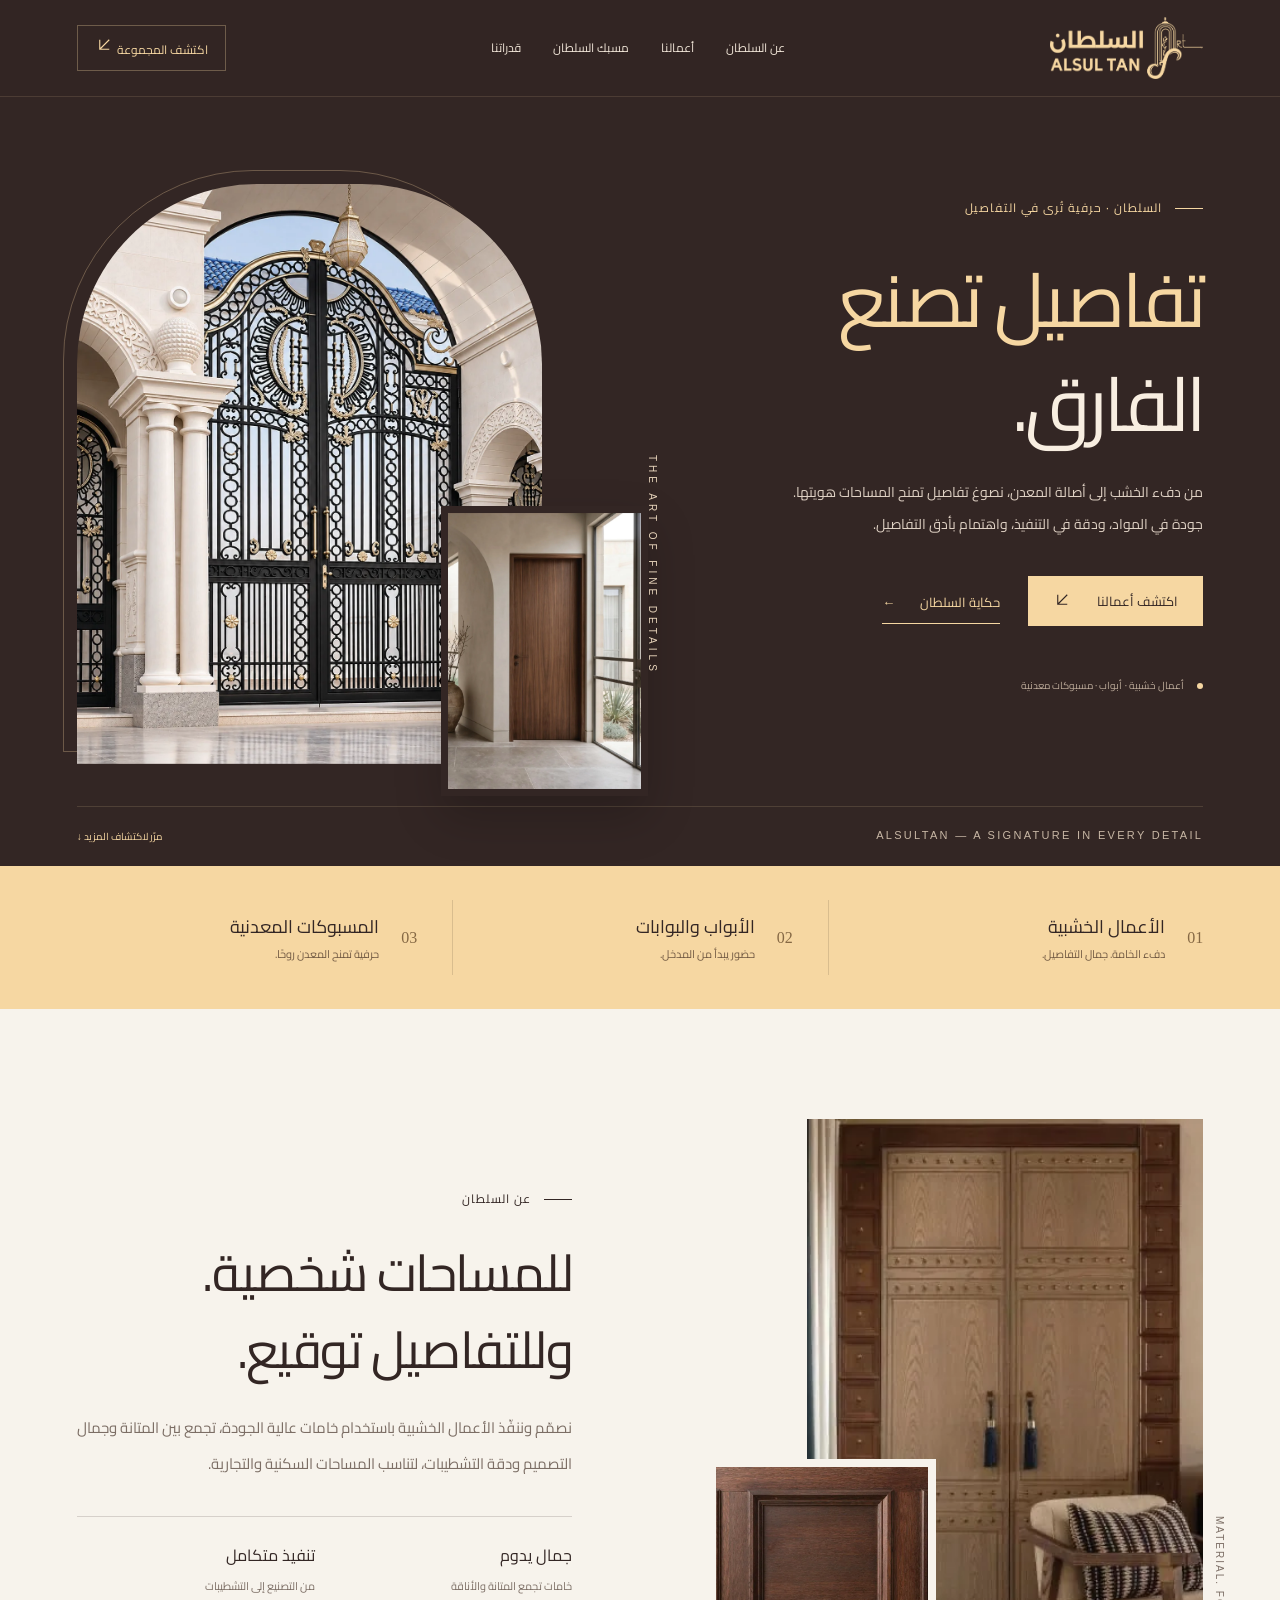
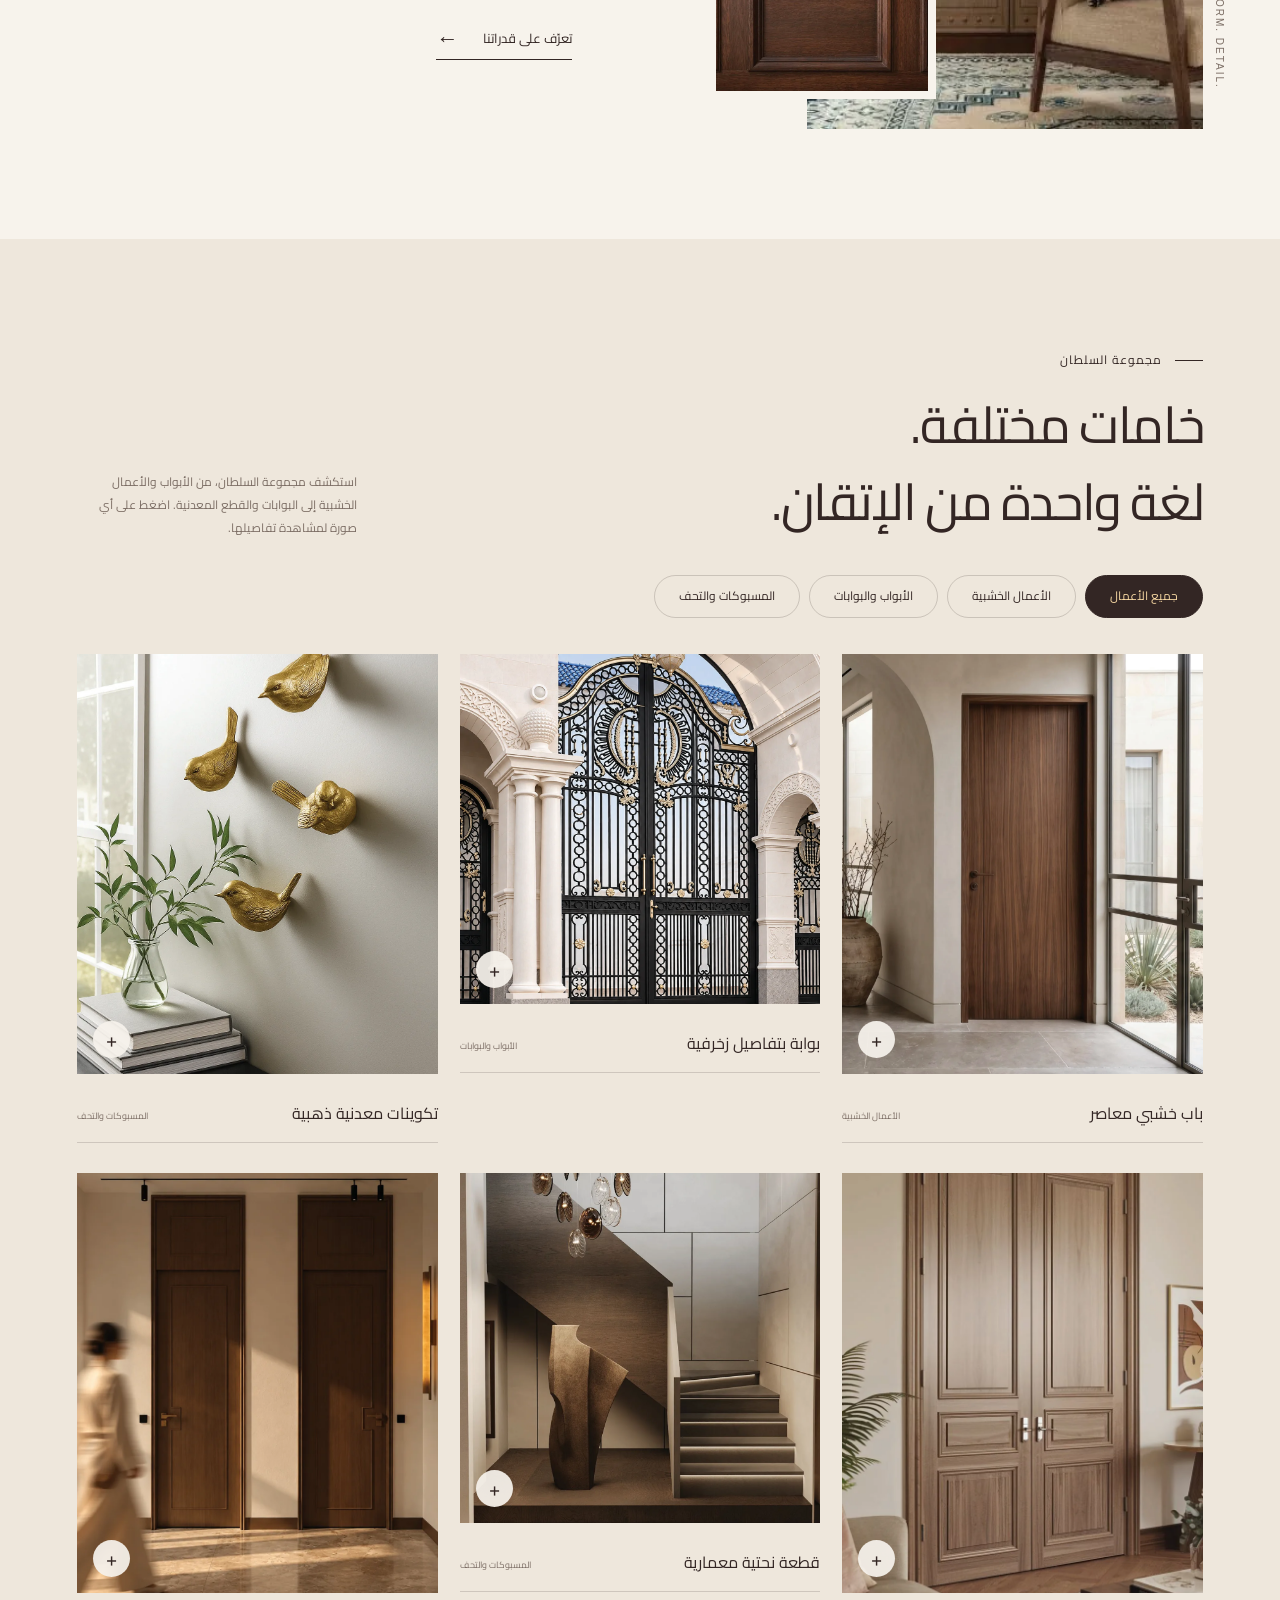
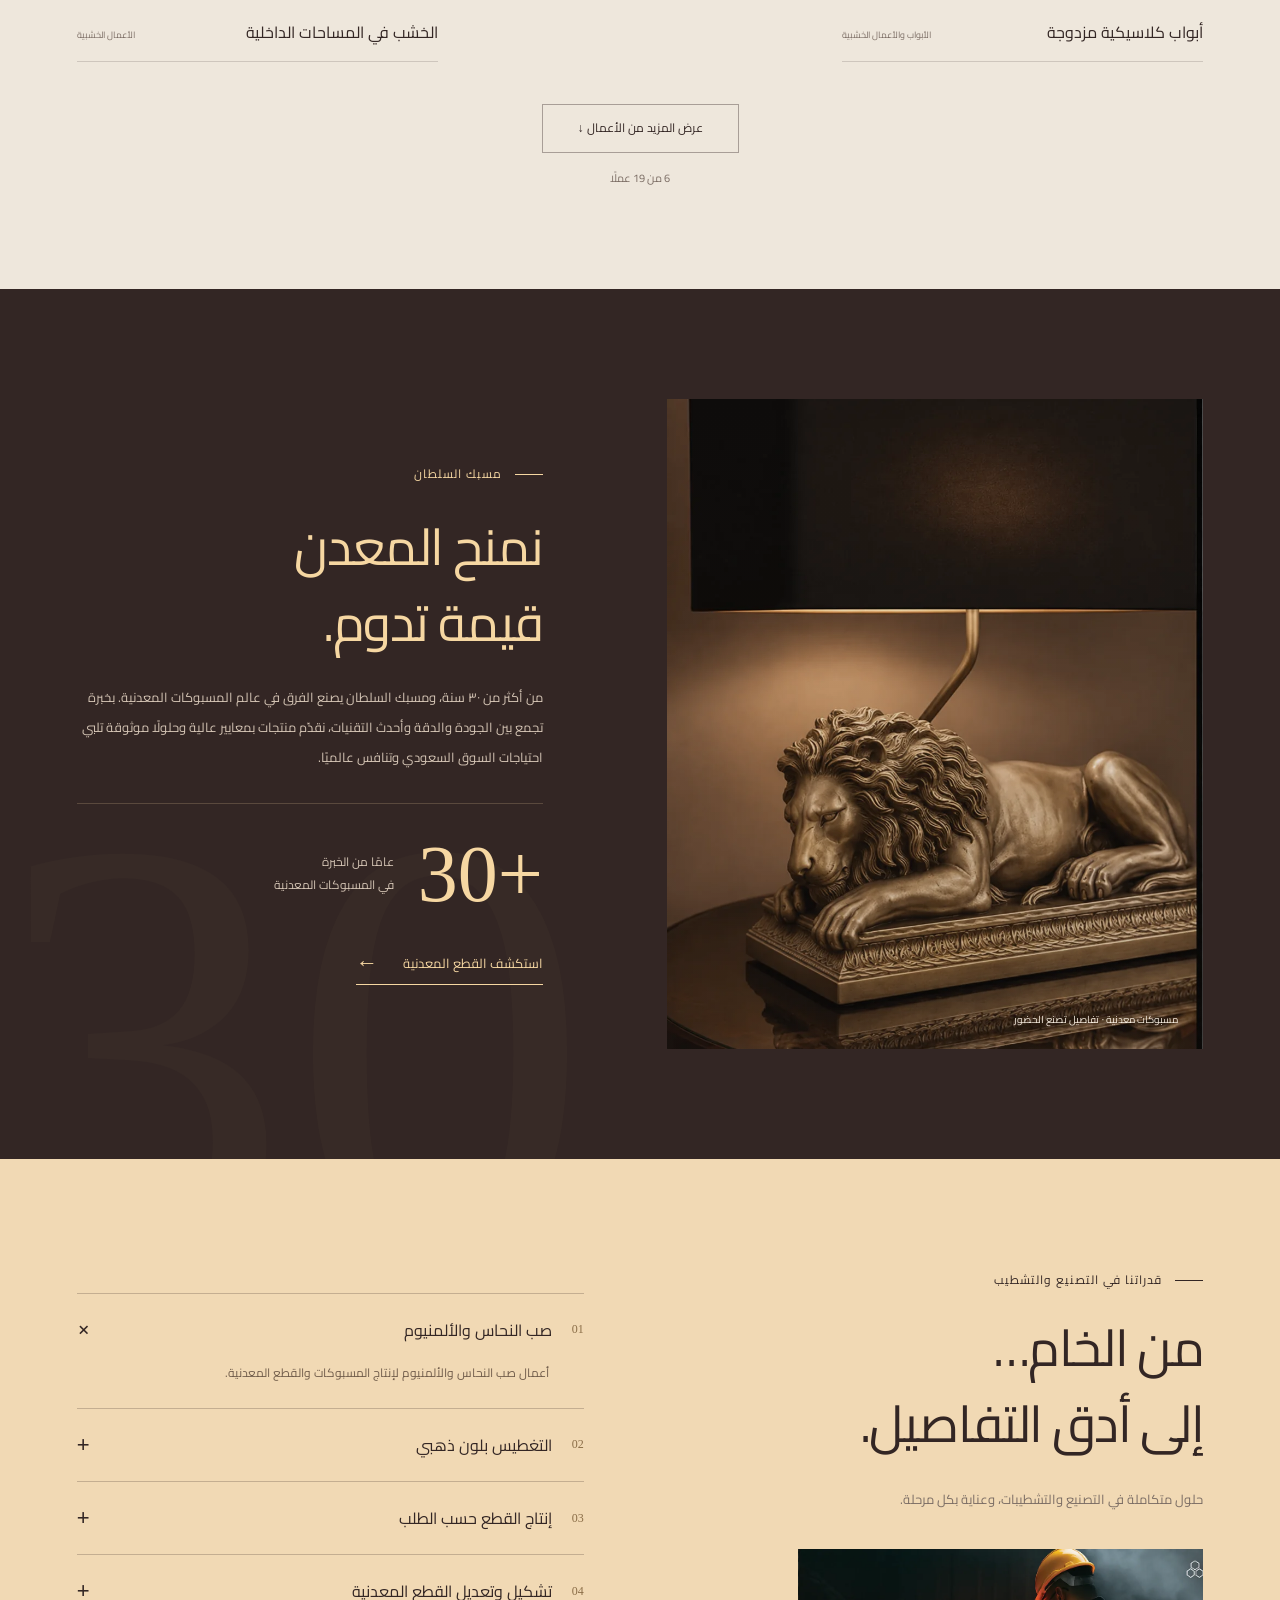
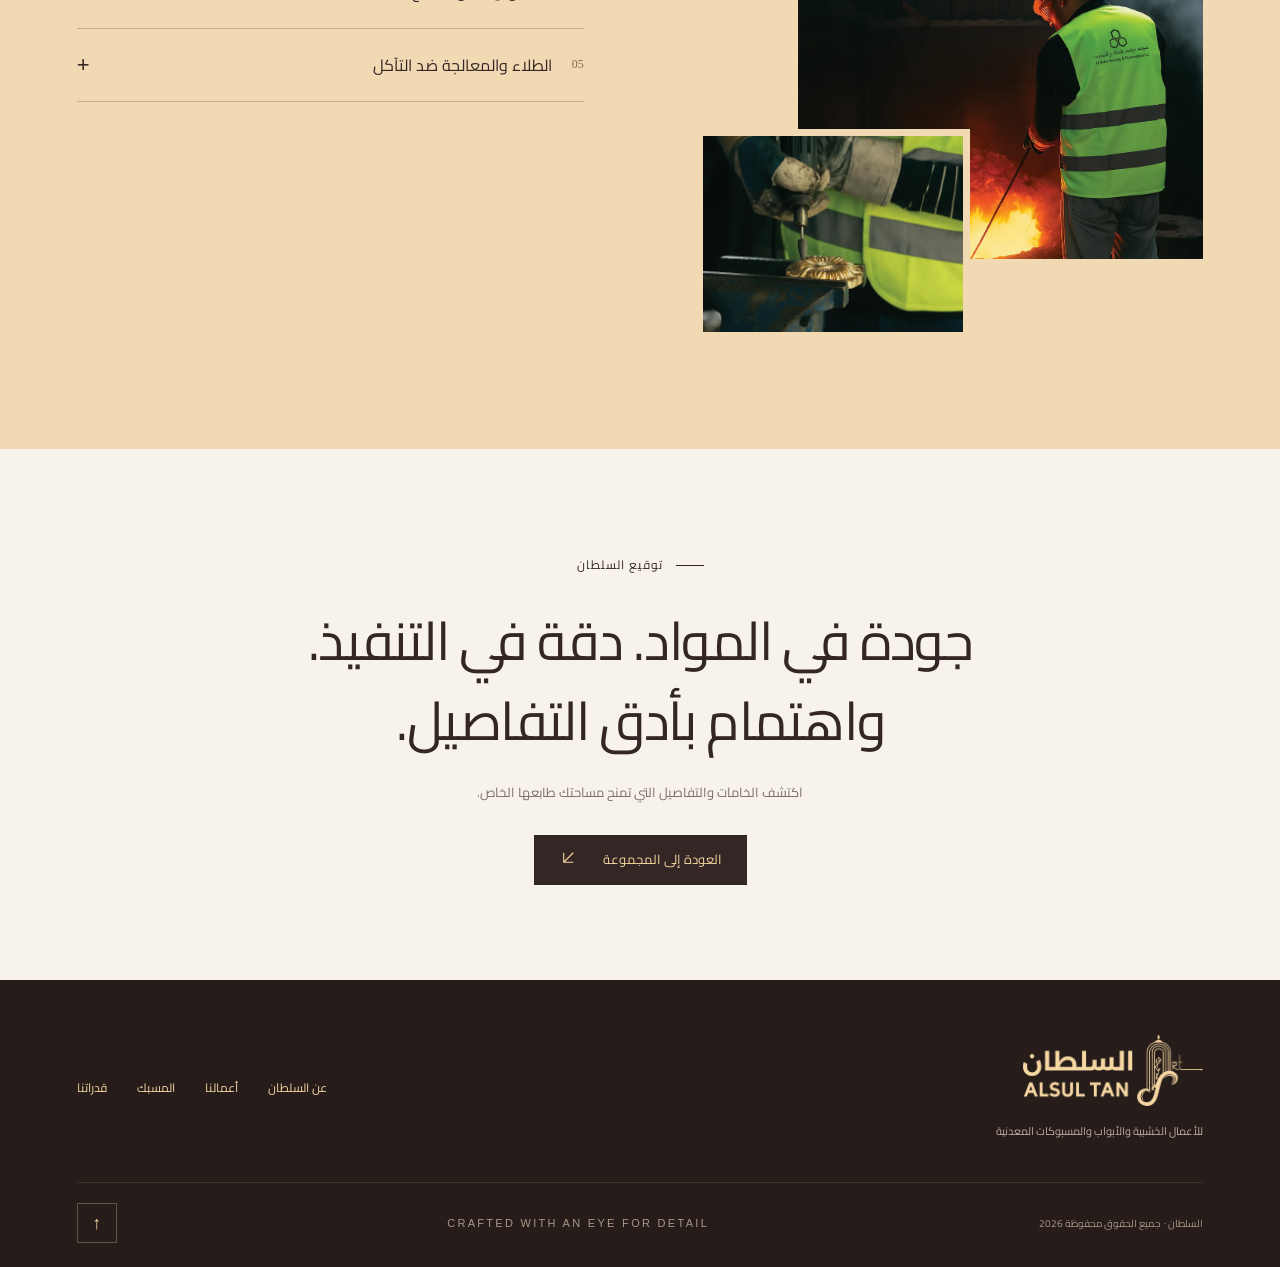
<file: index.html>
<!doctype html>
<html lang="ar" dir="rtl">
<head>
<meta charset="utf-8"><meta name="viewport" content="width=device-width, initial-scale=1">
<title>السلطان | حرفية تُرى في التفاصيل</title>
<meta name="description" content="السلطان للأعمال الخشبية والأبواب والمسبوكات المعدنية. جودة في المواد، ودقة في التنفيذ، واهتمام بأدق التفاصيل.">
<meta name="theme-color" content="#332624">
<link rel="stylesheet" href="./assets/css/site.css">
</head>
<body id="top">
<a href="#main" class="skip">تجاوز إلى المحتوى</a>
<header><div class="header-inner wrap"><a class="brand" href="#top" aria-label="السلطان — الرئيسية"><img src="assets/images/logo.png" alt="السلطان ALSULTAN" width="500" height="205"></a><nav class="nav" id="navigation" aria-label="القائمة الرئيسية"><a href="#about">عن السلطان</a><a href="#collection">أعمالنا</a><a href="#foundry">مسبك السلطان</a><a href="#craft">قدراتنا</a></nav><a class="header-cta" href="#collection">اكتشف المجموعة <span aria-hidden="true"><svg class="arrow-icon" width="19" height="19" viewBox="0 0 24 24" fill="none" stroke="currentColor" stroke-width="1.4" aria-hidden="true"><path d="M18 6 6 18M6 6v12h12"/></svg></span></a><button class="menu-toggle" aria-label="فتح القائمة" aria-expanded="false" aria-controls="navigation"></button></div><div class="progress" aria-hidden="true"></div></header>
<main id="main">
<section class="hero" aria-labelledby="hero-title"><div class="hero-grid wrap"><div class="hero-copy"><div class="eyebrow">السلطان · حرفية تُرى في التفاصيل</div><h1 id="hero-title">تفاصيل تصنع<br><em>الفارق.</em></h1><p>من دفء الخشب إلى أصالة المعدن، نصوغ تفاصيل تمنح المساحات هويتها. جودة في المواد، ودقة في التنفيذ، واهتمام بأدق التفاصيل.</p><div class="hero-actions"><a class="btn" href="#collection">اكتشف أعمالنا <span class="arrow" aria-hidden="true"><svg class="arrow-icon" width="19" height="19" viewBox="0 0 24 24" fill="none" stroke="currentColor" stroke-width="1.4" aria-hidden="true"><path d="M18 6 6 18M6 6v12h12"/></svg></span></a><a href="#about" class="text-link">حكاية السلطان <span aria-hidden="true">←</span></a></div><div class="hero-footnote">أعمال خشبية · أبواب · مسبوكات معدنية</div></div><div class="hero-art"><div class="hero-main"><img src="assets/images/image-02.webp" alt="بوابة معدنية مزخرفة ضمن قوس معماري" fetchpriority="high" width="1122" height="1402"></div><div class="hero-inset"><img src="assets/images/image-03.webp" alt="باب خشبي بتفاصيل طولية معاصرة" width="1200" height="1600"></div><div class="hero-seal latin">THE ART OF FINE DETAILS</div></div></div><div class="hero-bottom wrap"><span class="latin">ALSULTAN — A SIGNATURE IN EVERY DETAIL</span><a href="#about">مرّر لاكتشاف المزيد ↓</a></div></section>
<div class="specialties"><div class="specialty-grid wrap"><div class="specialty"><span class="num">01</span><div><h3>الأعمال الخشبية</h3><p>دفء الخامة. جمال التفاصيل.</p></div></div><div class="specialty"><span class="num">02</span><div><h3>الأبواب والبوابات</h3><p>حضور يبدأ من المدخل.</p></div></div><div class="specialty"><span class="num">03</span><div><h3>المسبوكات المعدنية</h3><p>حرفية تمنح المعدن روحًا.</p></div></div></div></div>
<section class="section" id="about"><div class="intro wrap"><div class="intro-visual reveal"><img src="assets/images/image-04.webp" alt="باب خشبي مزخرف بخامة طبيعية" loading="eager" width="360" height="540"><img class="detail" src="assets/images/image-05.webp" alt="تفاصيل التشطيب والإطارات الخشبية" loading="eager" width="1200" height="800"><span class="intro-label latin">MATERIAL. FORM. DETAIL.</span></div><div class="intro-copy reveal"><div class="eyebrow">عن السلطان</div><h2>للمساحات شخصية.<br>وللتفاصيل توقيع.</h2><p>نصمّم وننفّذ الأعمال الخشبية باستخدام خامات عالية الجودة، تجمع بين المتانة وجمال التصميم ودقة التشطيبات، لتناسب المساحات السكنية والتجارية.</p><div class="intro-values"><div><b>جمال يدوم</b><span>خامات تجمع المتانة والأناقة</span></div><div><b>تنفيذ متكامل</b><span>من التصنيع إلى التشطيبات</span></div></div><a class="text-link" href="#craft">تعرّف على قدراتنا <span class="arrow" aria-hidden="true">←</span></a></div></div></section>
<section class="section gallery-section" id="collection"><div class="wrap"><div class="section-top reveal"><div><div class="eyebrow">مجموعة السلطان</div><h2>خامات مختلفة.<br>لغة واحدة من الإتقان.</h2></div><p class="section-note">استكشف مجموعة السلطان، من الأبواب والأعمال الخشبية إلى البوابات والقطع المعدنية. اضغط على أي صورة لمشاهدة تفاصيلها.</p></div><div class="filters" role="group" aria-label="تصفية معرض الأعمال"><button class="filter" data-filter="all" aria-pressed="true">جميع الأعمال</button><button class="filter" data-filter="wood" aria-pressed="false">الأعمال الخشبية</button><button class="filter" data-filter="doors" aria-pressed="false">الأبواب والبوابات</button><button class="filter" data-filter="metal" aria-pressed="false">المسبوكات والتحف</button></div><div class="gallery" id="gallery">
<article class="project" data-category="wood" data-title="باب خشبي معاصر" data-label="الأعمال الخشبية"><button class="project-view" aria-label="تكبير: باب خشبي معاصر"><img src="assets/images/image-03.webp" alt="باب خشبي معاصر" loading="eager" width="800" height="1000"><span class="project-zoom" aria-hidden="true">+</span></button><div class="project-info"><h3>باب خشبي معاصر</h3><span>الأعمال الخشبية</span></div></article>
<article class="project" data-category="doors" data-title="بوابة بتفاصيل زخرفية" data-label="الأبواب والبوابات"><button class="project-view" aria-label="تكبير: بوابة بتفاصيل زخرفية"><img src="assets/images/image-02.webp" alt="بوابة بتفاصيل زخرفية" loading="eager" width="800" height="1000"><span class="project-zoom" aria-hidden="true">+</span></button><div class="project-info"><h3>بوابة بتفاصيل زخرفية</h3><span>الأبواب والبوابات</span></div></article>
<article class="project" data-category="metal" data-title="تكوينات معدنية ذهبية" data-label="المسبوكات والتحف"><button class="project-view" aria-label="تكبير: تكوينات معدنية ذهبية"><img src="assets/images/image-06.webp" alt="تكوينات معدنية ذهبية" loading="eager" width="800" height="1000"><span class="project-zoom" aria-hidden="true">+</span></button><div class="project-info"><h3>تكوينات معدنية ذهبية</h3><span>المسبوكات والتحف</span></div></article>
<article class="project" data-category="doors wood" data-title="أبواب كلاسيكية مزدوجة" data-label="الأبواب والأعمال الخشبية"><button class="project-view" aria-label="تكبير: أبواب كلاسيكية مزدوجة"><img src="assets/images/image-07.webp" alt="أبواب كلاسيكية مزدوجة" loading="eager" width="800" height="1000"><span class="project-zoom" aria-hidden="true">+</span></button><div class="project-info"><h3>أبواب كلاسيكية مزدوجة</h3><span>الأبواب والأعمال الخشبية</span></div></article>
<article class="project" data-category="metal" data-title="قطعة نحتية معمارية" data-label="المسبوكات والتحف"><button class="project-view" aria-label="تكبير: قطعة نحتية معمارية"><img src="assets/images/image-08.webp" alt="قطعة نحتية معمارية" loading="eager" width="800" height="1000"><span class="project-zoom" aria-hidden="true">+</span></button><div class="project-info"><h3>قطعة نحتية معمارية</h3><span>المسبوكات والتحف</span></div></article>
<article class="project" data-category="wood" data-title="الخشب في المساحات الداخلية" data-label="الأعمال الخشبية"><button class="project-view" aria-label="تكبير: الخشب في المساحات الداخلية"><img src="assets/images/image-09.webp" alt="الخشب في المساحات الداخلية" loading="eager" width="800" height="1000"><span class="project-zoom" aria-hidden="true">+</span></button><div class="project-info"><h3>الخشب في المساحات الداخلية</h3><span>الأعمال الخشبية</span></div></article>
<article class="project" data-category="doors wood" data-title="باب بتشطيب داكن" data-label="الأبواب والأعمال الخشبية" hidden><button class="project-view" aria-label="تكبير: باب بتشطيب داكن"><img src="assets/images/image-10.webp" alt="باب بتشطيب داكن" loading="eager" width="800" height="1000"><span class="project-zoom" aria-hidden="true">+</span></button><div class="project-info"><h3>باب بتشطيب داكن</h3><span>الأبواب والأعمال الخشبية</span></div></article>
<article class="project" data-category="doors" data-title="بوابة للمدخل الخارجي" data-label="الأبواب والبوابات" hidden><button class="project-view" aria-label="تكبير: بوابة للمدخل الخارجي"><img src="assets/images/image-11.webp" alt="بوابة للمدخل الخارجي" loading="eager" width="800" height="1000"><span class="project-zoom" aria-hidden="true">+</span></button><div class="project-info"><h3>بوابة للمدخل الخارجي</h3><span>الأبواب والبوابات</span></div></article>
<article class="project" data-category="wood doors" data-title="باب بتفاصيل شرقية" data-label="الأبواب والأعمال الخشبية" hidden><button class="project-view" aria-label="تكبير: باب بتفاصيل شرقية"><img src="assets/images/image-04.webp" alt="باب بتفاصيل شرقية" loading="eager" width="800" height="1000"><span class="project-zoom" aria-hidden="true">+</span></button><div class="project-info"><h3>باب بتفاصيل شرقية</h3><span>الأبواب والأعمال الخشبية</span></div></article>
<article class="project" data-category="metal" data-title="منحوتة بانسيابية ذهبية" data-label="المسبوكات والتحف" hidden><button class="project-view" aria-label="تكبير: منحوتة بانسيابية ذهبية"><img src="assets/images/image-12.webp" alt="منحوتة بانسيابية ذهبية" loading="eager" width="800" height="1000"><span class="project-zoom" aria-hidden="true">+</span></button><div class="project-info"><h3>منحوتة بانسيابية ذهبية</h3><span>المسبوكات والتحف</span></div></article>
<article class="project" data-category="metal" data-title="تشكيل فني مستوحى من الخيل" data-label="المسبوكات والتحف" hidden><button class="project-view" aria-label="تكبير: تشكيل فني مستوحى من الخيل"><img src="assets/images/image-13.webp" alt="تشكيل فني مستوحى من الخيل" loading="eager" width="800" height="1000"><span class="project-zoom" aria-hidden="true">+</span></button><div class="project-info"><h3>تشكيل فني مستوحى من الخيل</h3><span>المسبوكات والتحف</span></div></article>
<article class="project" data-category="metal" data-title="تكوين مستوحى من الصقر" data-label="المسبوكات والتحف" hidden><button class="project-view" aria-label="تكبير: تكوين مستوحى من الصقر"><img src="assets/images/image-14.webp" alt="تكوين مستوحى من الصقر" loading="eager" width="800" height="1000"><span class="project-zoom" aria-hidden="true">+</span></button><div class="project-info"><h3>تكوين مستوحى من الصقر</h3><span>المسبوكات والتحف</span></div></article>
<article class="project" data-category="metal" data-title="تكوين نحتي معاصر" data-label="المسبوكات والتحف" hidden><button class="project-view" aria-label="تكبير: تكوين نحتي معاصر"><img src="assets/images/image-15.webp" alt="تكوين نحتي معاصر" loading="eager" width="800" height="1000"><span class="project-zoom" aria-hidden="true">+</span></button><div class="project-info"><h3>تكوين نحتي معاصر</h3><span>المسبوكات والتحف</span></div></article>
<article class="project" data-category="metal" data-title="قطعة نحتية للمساحات الداخلية" data-label="المسبوكات والتحف" hidden><button class="project-view" aria-label="تكبير: قطعة نحتية للمساحات الداخلية"><img src="assets/images/image-16.webp" alt="قطعة نحتية للمساحات الداخلية" loading="eager" width="800" height="1000"><span class="project-zoom" aria-hidden="true">+</span></button><div class="project-info"><h3>قطعة نحتية للمساحات الداخلية</h3><span>المسبوكات والتحف</span></div></article>
<article class="project" data-category="metal" data-title="تفاصيل معدنية للمساحات" data-label="المسبوكات والتحف" hidden><button class="project-view" aria-label="تكبير: تفاصيل معدنية للمساحات"><img src="assets/images/image-17.webp" alt="تفاصيل معدنية للمساحات" loading="eager" width="800" height="1000"><span class="project-zoom" aria-hidden="true">+</span></button><div class="project-info"><h3>تفاصيل معدنية للمساحات</h3><span>المسبوكات والتحف</span></div></article>
<article class="project" data-category="wood" data-title="كسوة خشبية بإطارات كلاسيكية" data-label="الأعمال الخشبية" hidden><button class="project-view" aria-label="تكبير: كسوة خشبية بإطارات كلاسيكية"><img src="assets/images/image-05.webp" alt="كسوة خشبية بإطارات كلاسيكية" loading="eager" width="800" height="1000"><span class="project-zoom" aria-hidden="true">+</span></button><div class="project-info"><h3>كسوة خشبية بإطارات كلاسيكية</h3><span>الأعمال الخشبية</span></div></article>
<article class="project" data-category="wood" data-title="تفاصيل الخامة والتشطيب" data-label="الأعمال الخشبية" hidden><button class="project-view" aria-label="تكبير: تفاصيل الخامة والتشطيب"><img src="assets/images/image-18.webp" alt="تفاصيل الخامة والتشطيب" loading="eager" width="800" height="1000"><span class="project-zoom" aria-hidden="true">+</span></button><div class="project-info"><h3>تفاصيل الخامة والتشطيب</h3><span>الأعمال الخشبية</span></div></article>
<article class="project" data-category="wood doors" data-title="مدخل خشبي بحضور مميز" data-label="الأبواب والأعمال الخشبية" hidden><button class="project-view" aria-label="تكبير: مدخل خشبي بحضور مميز"><img src="assets/images/image-19.webp" alt="مدخل خشبي بحضور مميز" loading="eager" width="884" height="1600"><span class="project-zoom" aria-hidden="true">+</span></button><div class="project-info"><h3>مدخل خشبي بحضور مميز</h3><span>الأبواب والأعمال الخشبية</span></div></article><article class="project" data-category="wood" data-title="أعمال خشبية للمجالس" data-label="الأعمال الخشبية" hidden><button class="project-view" aria-label="تكبير: أعمال خشبية للمجالس"><img src="assets/images/image-20.webp" alt="أعمال خشبية للمجالس" loading="eager" width="1169" height="1430"><span class="project-zoom" aria-hidden="true">+</span></button><div class="project-info"><h3>أعمال خشبية للمجالس</h3><span>الأعمال الخشبية</span></div></article></div><div class="gallery-more"><button class="load-more" id="more">عرض المزيد من الأعمال <span aria-hidden="true">↓</span></button></div><p id="gallery-status" role="status" style="text-align:center;font-size:11px;color:var(--muted);margin-top:15px">6 من 19 عملًا</p></div></section>
<section class="section foundry" id="foundry"><div class="foundry-grid wrap"><div class="foundry-photo reveal"><img src="assets/images/image-21.webp" alt="تشكيل معدني لأسد بتفاصيل نحتية دقيقة" loading="eager" width="982" height="1601"><span class="photo-caption">مسبوكات معدنية · تفاصيل تصنع الحضور</span></div><div class="foundry-copy reveal"><div class="eyebrow">مسبك السلطان</div><h2>نمنح المعدن<br>قيمة تدوم.</h2><p>من أكثر من ٣٠ سنة، ومسبك السلطان يصنع الفرق في عالم المسبوكات المعدنية. بخبرة تجمع بين الجودة والدقة وأحدث التقنيات، نقدّم منتجات بمعايير عالية وحلولًا موثوقة تلبي احتياجات السوق السعودي وتنافس عالميًا.</p><div class="experience"><strong>30+</strong><span>عامًا من الخبرة<br>في المسبوكات المعدنية</span></div><a class="text-link" href="#collection" data-jump-filter="metal">استكشف القطع المعدنية <span class="arrow" aria-hidden="true">←</span></a></div></div></section>
<section class="section process" id="craft"><div class="process-grid wrap"><div class="reveal"><div class="eyebrow">قدراتنا في التصنيع والتشطيب</div><h2>من الخام…<br>إلى أدق التفاصيل.</h2><p class="muted" style="font-size:13px">حلول متكاملة في التصنيع والتشطيبات، وعناية بكل مرحلة.</p><div class="process-images"><img class="large" src="assets/images/image-22.webp" alt="عملية صهر وصب المعادن" loading="eager" width="1536" height="1024"><img class="small" src="assets/images/image-23.webp" alt="تشغيل وتشطيب قطعة معدنية" loading="eager" width="1536" height="1024"></div></div><div class="steps reveal"><details open><summary><span class="step-num">01</span>صب النحاس والألمنيوم<span class="plus" aria-hidden="true">+</span></summary><p>أعمال صب النحاس والألمنيوم لإنتاج المسبوكات والقطع المعدنية.</p></details><details><summary><span class="step-num">02</span>التغطيس بلون ذهبي<span class="plus" aria-hidden="true">+</span></summary><p>التغطيس للحصول على لون ذهبي خالص للمنتجات.</p></details><details><summary><span class="step-num">03</span>إنتاج القطع حسب الطلب<span class="plus" aria-hidden="true">+</span></summary><p>إنتاج القطع حسب الطلب وبمواصفات خاصة لتناسب متطلبات كل قطعة.</p></details><details><summary><span class="step-num">04</span>تشكيل وتعديل القطع المعدنية<span class="plus" aria-hidden="true">+</span></summary><p>تشكيل وتعديل القطع المعدنية مع الاهتمام بأدق التفاصيل.</p></details><details><summary><span class="step-num">05</span>الطلاء والمعالجة ضد التآكل<span class="plus" aria-hidden="true">+</span></summary><p>طلاء ومعالجة المسبوكات ضد التآكل ضمن أعمال التشطيب.</p></details></div></div></section>
<section class="statement"><div class="wrap reveal"><div class="eyebrow">توقيع السلطان</div><h2>جودة في المواد. دقة في التنفيذ.<br>واهتمام بأدق التفاصيل.</h2><p>اكتشف الخامات والتفاصيل التي تمنح مساحتك طابعها الخاص.</p><a class="btn" href="#collection">العودة إلى المجموعة <span class="arrow" aria-hidden="true"><svg class="arrow-icon" width="19" height="19" viewBox="0 0 24 24" fill="none" stroke="currentColor" stroke-width="1.4" aria-hidden="true"><path d="M18 6 6 18M6 6v12h12"/></svg></span></a></div></section>
</main>
<footer><div class="wrap"><div class="footer-main"><div><a class="footer-brand" href="#top" style="display:block" aria-label="السلطان — العودة للأعلى"><img src="assets/images/logo.png" alt="شعار السلطان" width="500" height="205" loading="eager"></a><p class="footer-copy">للأعمال الخشبية والأبواب والمسبوكات المعدنية</p></div><nav class="footer-nav" aria-label="روابط أسفل الصفحة"><a href="#about">عن السلطان</a><a href="#collection">أعمالنا</a><a href="#foundry">المسبك</a><a href="#craft">قدراتنا</a></nav></div><div class="footer-bottom"><span>السلطان · جميع الحقوق محفوظة <span id="year">2026</span></span><span class="latin">CRAFTED WITH AN EYE FOR DETAIL</span><a class="back-top" href="#top" aria-label="العودة إلى أعلى الصفحة">↑</a></div></div></footer>
<dialog id="lightbox" aria-labelledby="lightbox-title"><div class="lightbox-body"><button class="dialog-close" aria-label="إغلاق الصورة">×</button><img class="lightbox-img" id="lightbox-image" alt=""><div class="lightbox-info"><div class="eyebrow">تفاصيل المجموعة</div><h3 id="lightbox-title"></h3><p id="lightbox-category"></p><div class="lightbox-controls"><button id="prev" aria-label="الصورة السابقة">→</button><button id="next" aria-label="الصورة التالية">←</button></div><div class="lightbox-counter" id="lightbox-counter"></div></div></div></dialog>
<script src="./assets/js/site.js" defer></script>
</body></html>
</file>
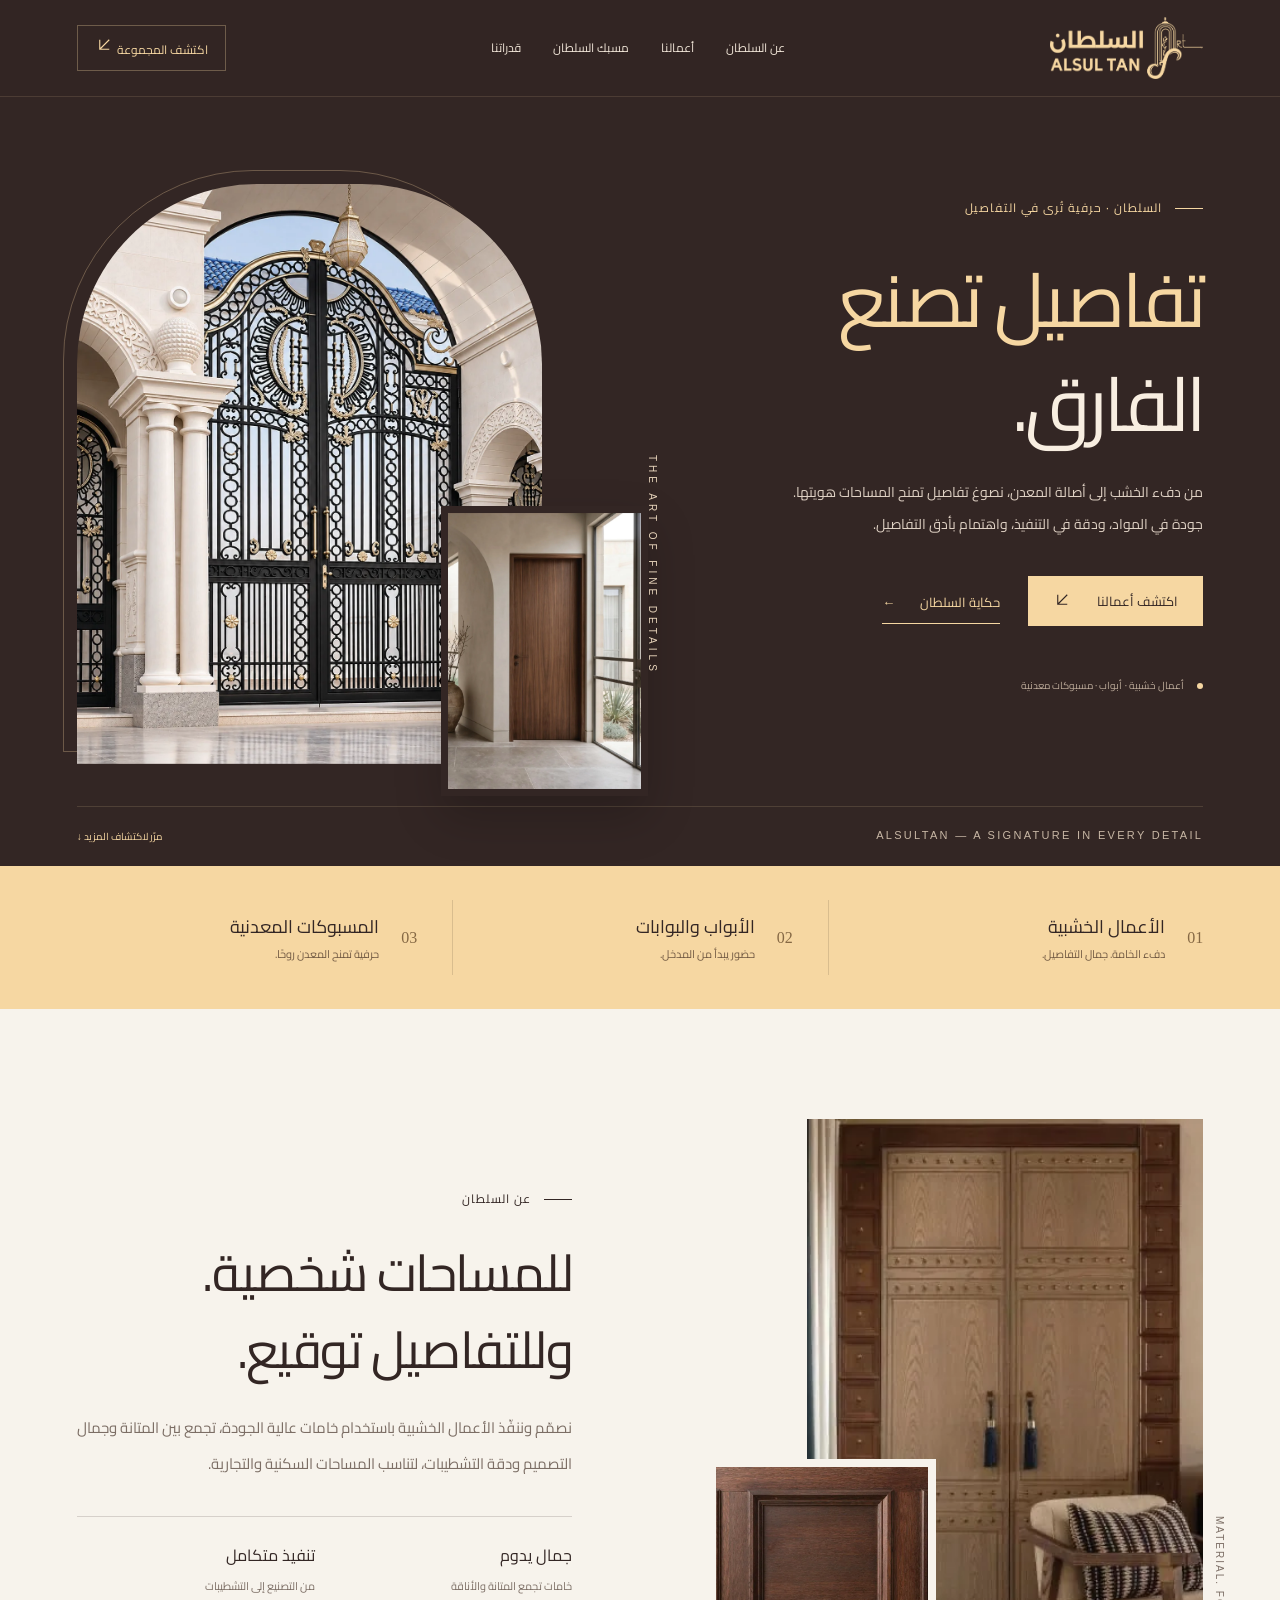
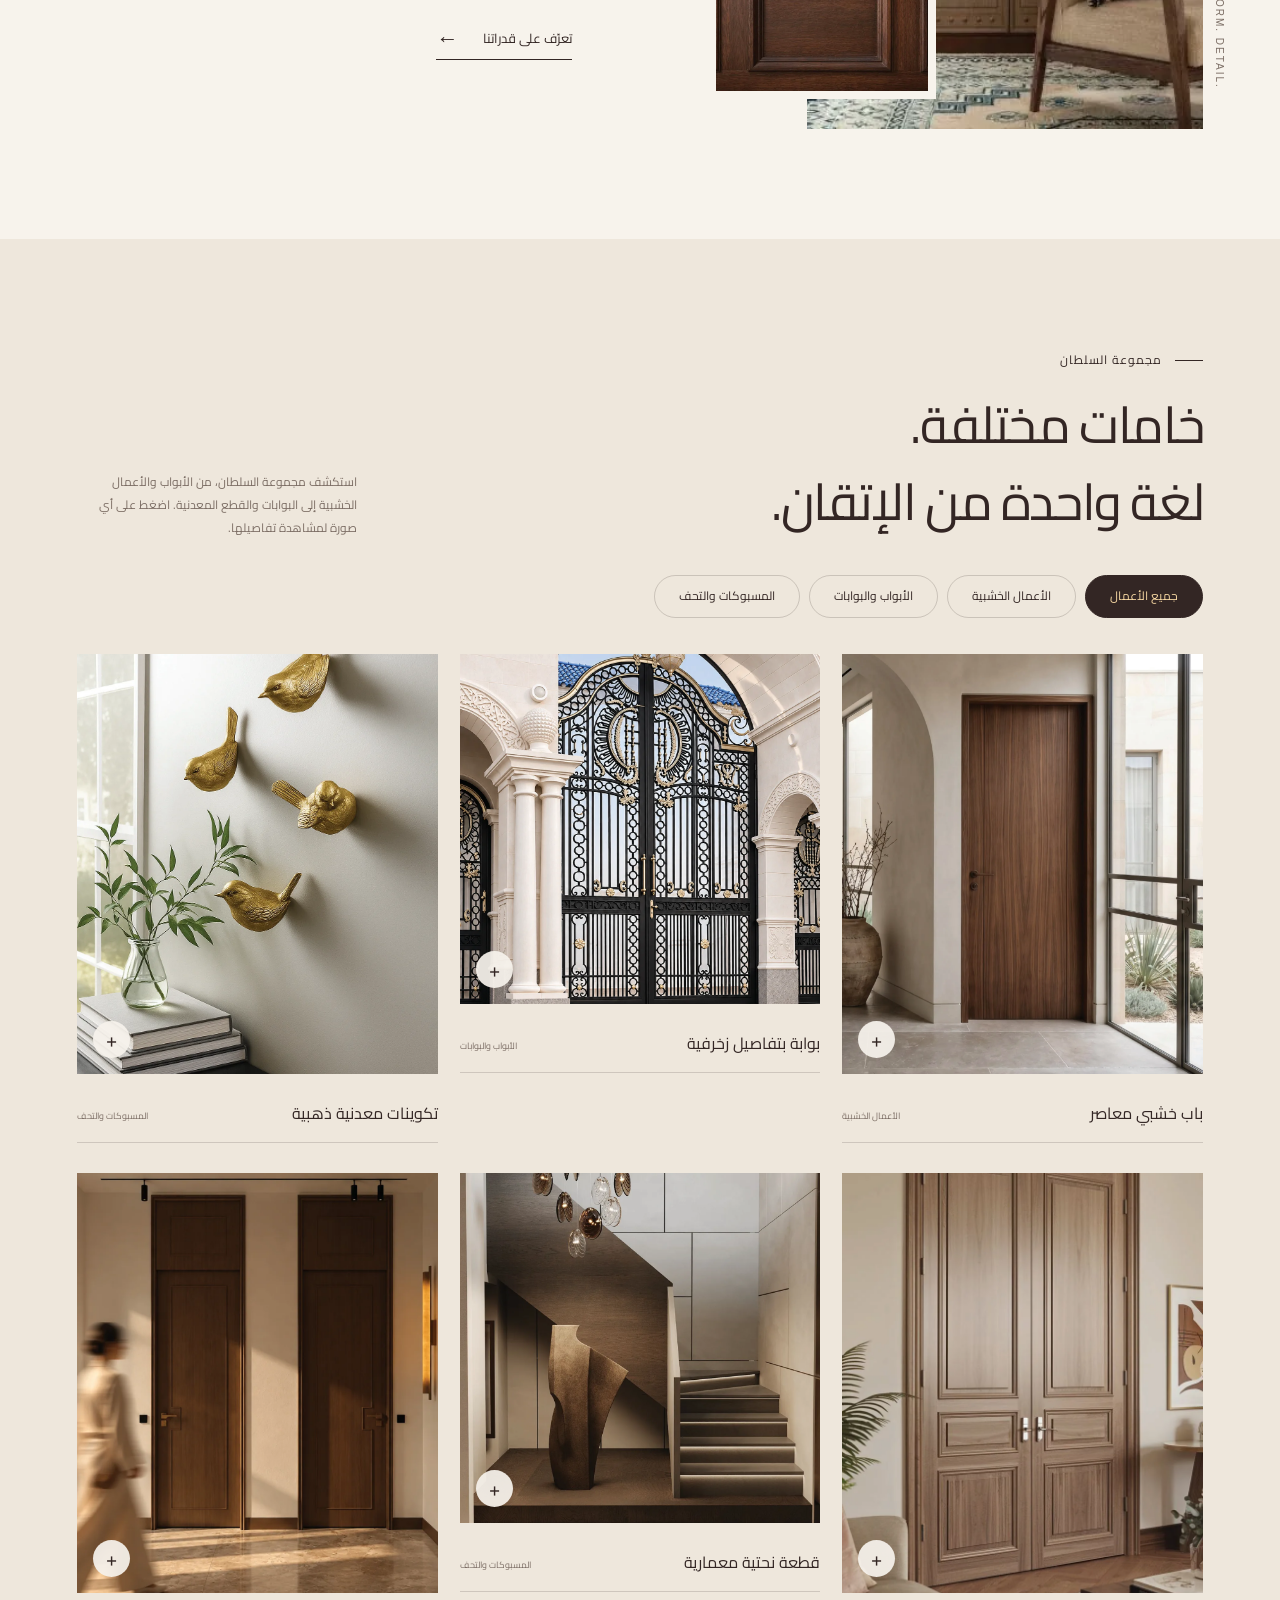
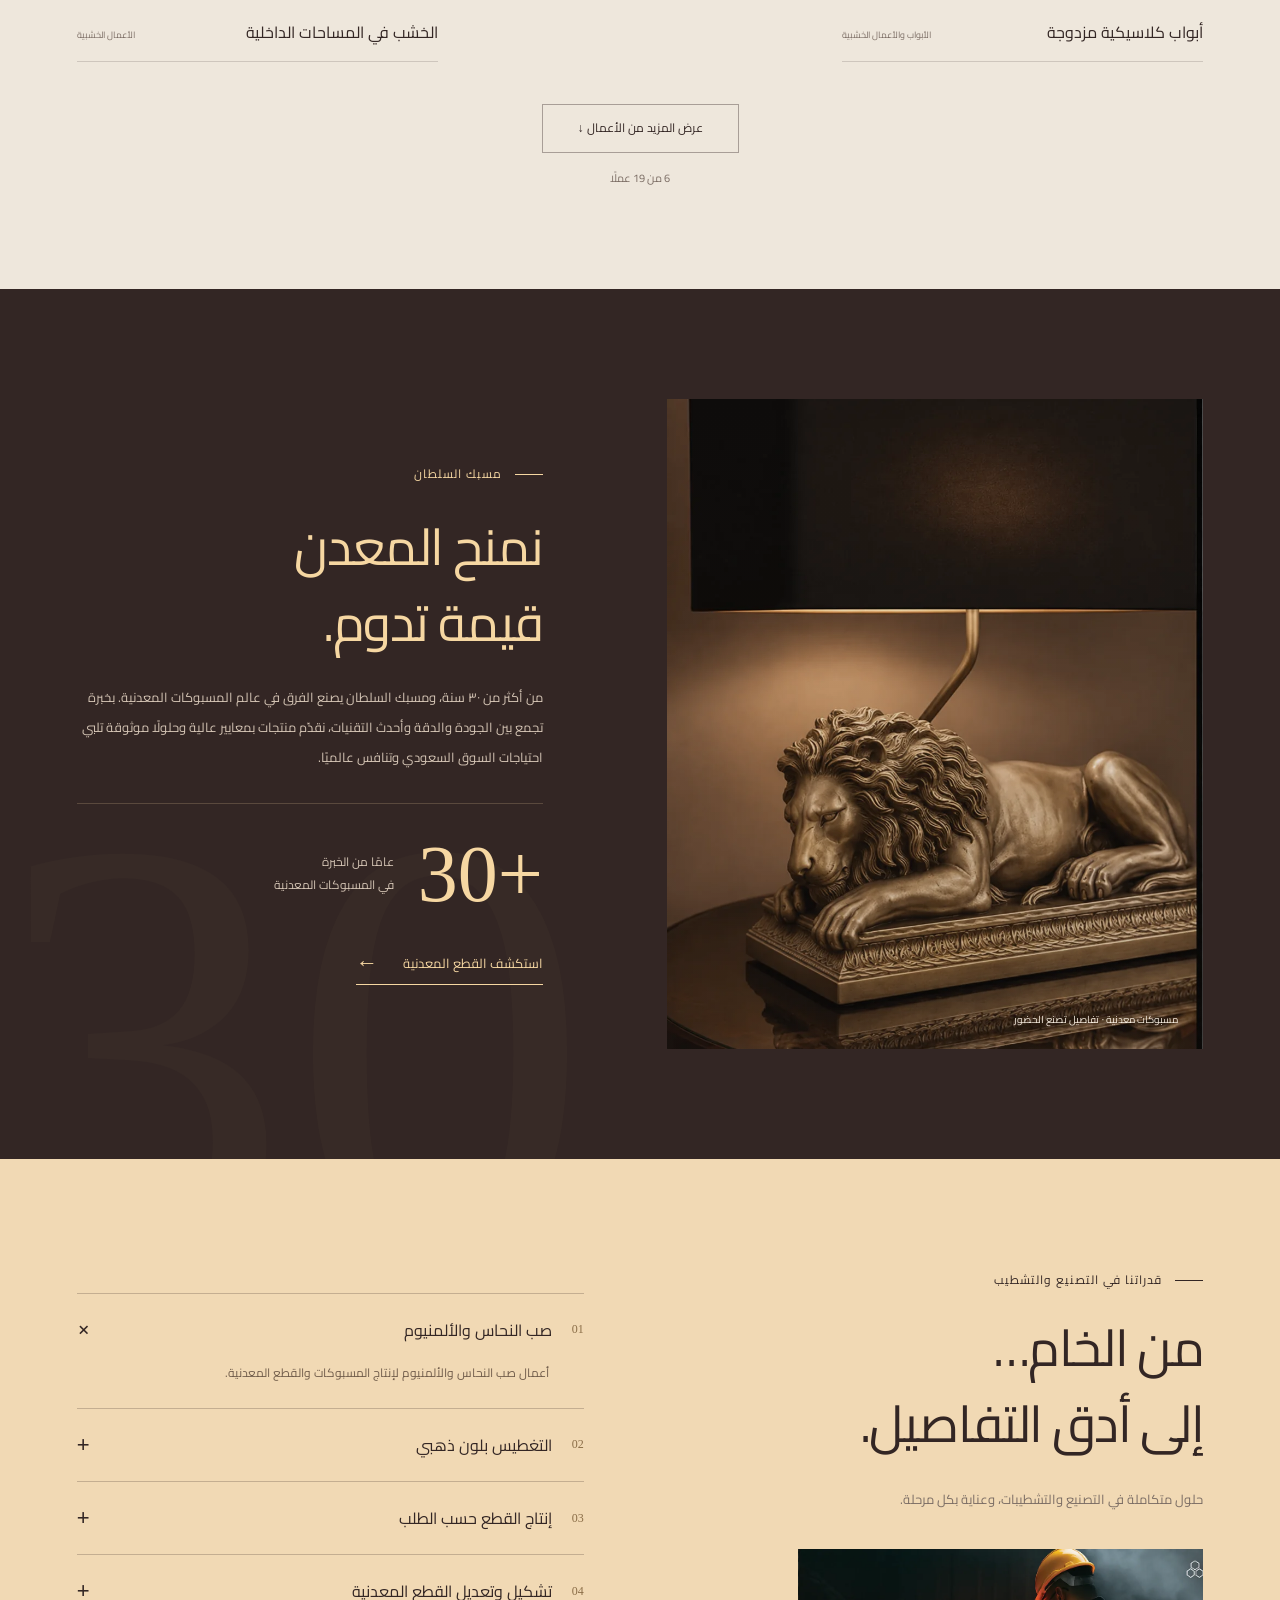
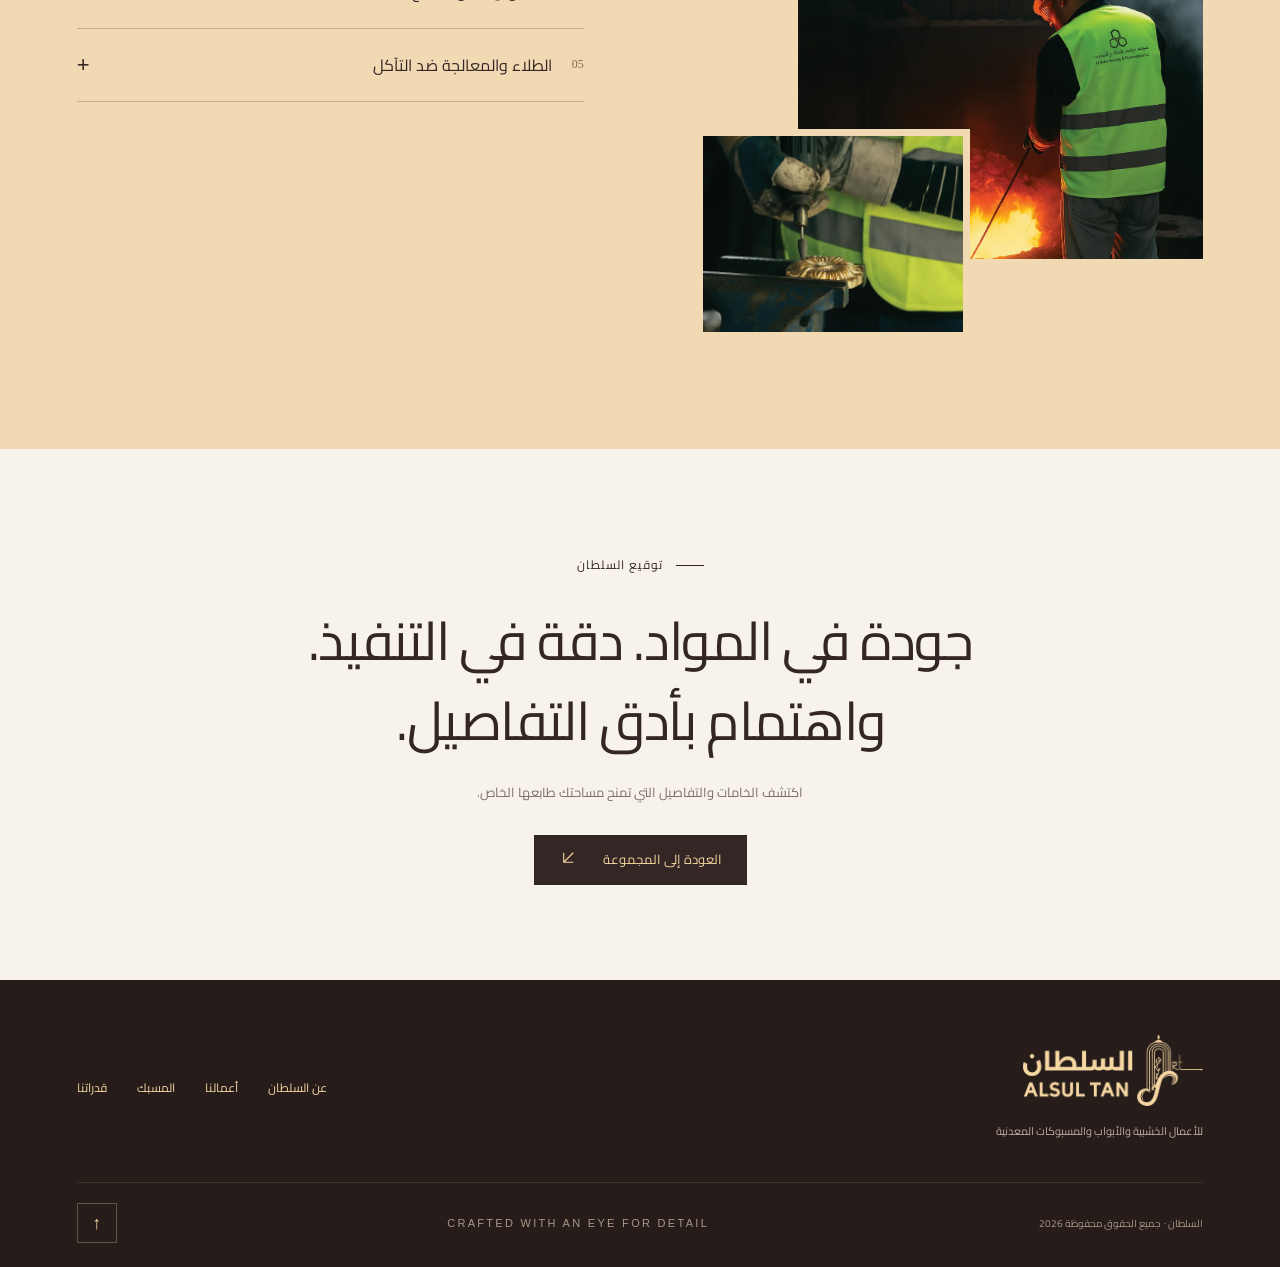
<file: alsultan.html>
<!doctype html>
<html lang="ar" dir="rtl"><head><meta charset="utf-8">
<meta name="viewport" content="width=device-width, initial-scale=1">
<title>السلطان | الانتقال إلى الموقع</title>
<link rel="canonical" href="https://ghashmova3-crypto.github.io/ismailovich/">
<script>location.replace('./' + location.search + location.hash);</script>
</head><body><p>جارٍ الانتقال إلى الموقع… <a href="./">فتح موقع السلطان</a></p></body></html>
</file>
<file: assets/css/site.css>
@font-face{font-family:Arabic;src:url(../fonts/cairo-400.woff) format('woff');font-weight:400;font-display:swap}@font-face{font-family:Arabic;src:url(../fonts/cairo-700.woff) format('woff');font-weight:700;font-display:swap}
:root{--dark:#332624;--deep:#261d1b;--gold:#f6d7a2;--paper:#f7f3ec;--ink:#332624;--muted:#7c6e65;--line:rgba(51,38,36,.17);--ease:cubic-bezier(.22,1,.36,1)}*{box-sizing:border-box}html{scroll-behavior:smooth;scroll-padding-top:100px}body{margin:0;font:400 15px/1.9 Arabic,Arial,sans-serif;background:var(--paper);color:var(--ink)}body.locked{overflow:hidden}button,a{-webkit-tap-highlight-color:transparent}button,input{font:inherit}button,a{touch-action:manipulation}a{color:inherit;text-decoration:none}button{cursor:pointer}button:focus-visible,a:focus-visible,summary:focus-visible{outline:2px solid #b88b50;outline-offset:6px}img{display:block;width:100%;height:100%;object-fit:cover}button{color:inherit}::selection{background:var(--gold);color:var(--dark)}.wrap{width:min(1320px,88%);margin:auto}.eyebrow{display:flex;align-items:center;gap:13px;font-size:12px;letter-spacing:1px}.eyebrow:before{content:'';width:28px;height:1px;background:currentColor}.latin{font:11px/1.5 Arial,sans-serif;letter-spacing:2.3px;direction:ltr}.muted{color:var(--muted)}h1,h2,h3,p{margin:0}h2{font-size:clamp(32px,4vw,53px);line-height:1.5;font-weight:400;letter-spacing:-1.4px}h3{font-size:24px;font-weight:400}.section{padding:110px 0}.text-link{display:inline-flex;align-items:center;gap:25px;border-bottom:1px solid currentColor;padding:12px 0 8px;font-size:13px}.arrow{font-family:Arial;font-size:22px;line-height:1}.btn{display:inline-flex;align-items:center;justify-content:center;gap:25px;min-height:50px;padding:10px 24px;background:var(--gold);color:var(--dark);border:1px solid var(--gold);font-size:13px;transition:background .25s,transform .25s}.btn:hover{background:#fff0d5;transform:translateY(-2px)}.btn.outline{background:transparent;color:var(--gold);border-color:#f6d7a250}.skip{position:fixed;top:-80px;right:20px;z-index:200;background:var(--gold);padding:10px}.skip:focus{top:10px}
.menu-toggle{position:relative}.menu-toggle:before,.menu-toggle:after{content:"";position:absolute;left:11px;right:11px;height:1px;background:currentColor;transition:transform .25s,top .25s}.menu-toggle:before{top:17px}.menu-toggle:after{top:25px}.menu-toggle[aria-expanded=true]:before{top:21px;transform:rotate(45deg)}.menu-toggle[aria-expanded=true]:after{top:21px;transform:rotate(-45deg)}header{position:fixed;inset:0 0 auto;z-index:50;background:#332624ed;backdrop-filter:blur(14px);border-bottom:1px solid #f6d7a221;transition:box-shadow .3s}.header-inner{height:96px;display:flex;align-items:center;justify-content:space-between;gap:35px}.brand{width:153px;flex:none}.brand img{object-fit:contain}.nav{display:flex;align-items:center;gap:32px;color:#f1e6d8}.nav a{font-size:12px;position:relative;padding:7px 0}.nav a:after{content:'';position:absolute;bottom:0;right:0;width:0;height:1px;background:var(--gold);transition:width .3s}.nav a:hover:after,.nav a.active:after{width:100%}.header-cta{font-size:12px;color:var(--gold);border:1px solid #f6d7a24f;padding:9px 17px}.menu-toggle{display:none;border:1px solid #f6d7a24f;background:none;color:var(--gold);width:44px;height:44px;font-size:23px}.progress{position:absolute;bottom:-1px;right:0;width:0;height:2px;background:var(--gold)}
.hero{background:var(--dark);color:var(--gold);padding-top:96px;min-height:850px;position:relative;overflow:hidden}.hero-grid{display:grid;grid-template-columns:.93fr 1.07fr;min-height:710px;align-items:center;gap:7%}.hero-copy{padding:55px 0 65px;position:relative;z-index:2}.hero h1{font-size:clamp(50px,5.9vw,86px);font-weight:400;line-height:1.38;letter-spacing:-3px;margin:28px 0 21px}.hero h1 em{font-style:normal;color:#f8eee1}.hero-copy p{max-width:410px;font-size:14px;color:#ded0c3;line-height:2.25}.hero-actions{display:flex;align-items:center;gap:28px;margin-top:36px}.hero-footnote{display:flex;align-items:center;gap:13px;margin-top:50px;color:#bdab9a;font-size:10px}.hero-footnote:before{content:'';width:6px;height:6px;background:var(--gold);border-radius:50%}.hero-art{height:650px;position:relative;direction:ltr;align-self:end}.hero-main{position:absolute;left:0;top:28px;width:83%;height:580px;overflow:hidden;border-radius:180px 180px 0 0}.hero-main img{object-position:50% 51%;animation:heroImage 1.8s var(--ease) both}.hero-inset{position:absolute;right:-2%;bottom:10px;width:37%;height:290px;border:7px solid var(--dark);box-shadow:0 20px 45px #0003}.hero-art:before{content:'';position:absolute;left:-14px;top:14px;width:83%;height:580px;border:1px solid #f6d7a24a;border-radius:190px 190px 0 0}.hero-seal{position:absolute;top:46%;right:-4%;writing-mode:vertical-rl;color:#e7d4bb;font-size:10px;letter-spacing:4px}.hero-count{display:none;position:absolute;left:10px;bottom:12px;display:flex;align-items:baseline;gap:14px}.hero-count b{font:54px/1 Georgia,serif;font-weight:400}.hero-count span{font-size:11px;max-width:120px;direction:rtl}.hero-bottom{border-top:1px solid #f6d7a224;display:flex;justify-content:space-between;padding:20px 0;color:#c8b7a5;font-size:10px}.hero-bottom a{color:var(--gold)}@keyframes heroImage{from{transform:scale(1.09);opacity:0}to{transform:scale(1);opacity:1}}
.specialties{background:var(--gold)}.specialty-grid{display:grid;grid-template-columns:repeat(3,1fr);padding:34px 0}.specialty{display:flex;align-items:center;gap:22px;padding:10px 35px;border-left:1px solid #33262426}.specialty:first-child{padding-right:0}.specialty:last-child{border:0}.specialty .num{font:16px Georgia;color:#856844}.specialty h3{font-size:18px}.specialty p{font-size:11px;color:#725a43}.intro{display:grid;grid-template-columns:1fr 1fr;gap:12%;align-items:center}.intro-visual{position:relative;height:610px;margin-left:30px}.intro-visual>img{width:85%;object-position:center}.intro-visual .detail{position:absolute;left:-30px;bottom:30px;width:49%;height:240px;border:8px solid var(--paper)}.intro-label{position:absolute;right:-24px;bottom:40px;writing-mode:vertical-rl;font-size:10px;letter-spacing:2px;color:var(--muted)}.intro-copy h2{margin:23px 0}.intro-copy>p{color:var(--muted);line-height:2.4}.intro-values{display:grid;grid-template-columns:1fr 1fr;gap:20px;margin:34px 0 15px;border-top:1px solid var(--line);padding-top:23px}.intro-values b{display:block;font-weight:400;font-size:16px}.intro-values span{font-size:11px;color:var(--muted)}
.gallery-section{background:#eee7dc;padding-bottom:100px}.section-top{display:flex;justify-content:space-between;align-items:end;gap:30px;margin-bottom:35px}.section-top h2{margin-top:14px}.section-note{max-width:280px;color:var(--muted);font-size:12px}.filters{display:flex;gap:9px;flex-wrap:wrap;margin:36px 0}.filter{background:transparent;border:1px solid #33262430;padding:9px 24px;border-radius:50px;font-size:12px;transition:background .3s,color .3s}.filter[aria-pressed=true],.filter:hover{background:var(--dark);color:var(--gold);border-color:var(--dark)}.gallery{display:grid;grid-template-columns:repeat(3,1fr);gap:30px 22px}.project[hidden]{display:none}.project{min-width:0;animation:cardIn .5s var(--ease)}.project-view{border:0;background:#ded4c7;position:relative;padding:0;width:100%;height:420px;overflow:hidden;text-align:right}.project:nth-child(3n+2) .project-view{height:350px}.project-view img{transition:transform .8s var(--ease);object-position:center}.project-view:hover img{transform:scale(1.055)}.project-zoom{position:absolute;bottom:16px;left:16px;width:37px;height:37px;background:#f7f3eced;color:var(--dark);border-radius:50%;display:grid;place-items:center;font-size:20px;transition:transform .3s}.project-view:hover .project-zoom{transform:rotate(90deg)}.project-info{display:flex;align-items:baseline;justify-content:space-between;padding:14px 0;border-bottom:1px solid var(--line);gap:8px}.project-info h3{font-size:16px}.project-info span{font-size:9px;color:var(--muted)}.gallery-more{display:flex;justify-content:center;margin-top:42px}.load-more{background:transparent;border:1px solid #33262460;padding:12px 35px;font-size:12px}.load-more:hover{background:var(--dark);color:var(--gold)}@keyframes cardIn{from{opacity:0;transform:translateY(20px)}to{opacity:1;transform:translateY(0)}}
.foundry{background:var(--dark);color:var(--gold);position:relative;overflow:hidden}.foundry:before{content:'30';position:absolute;left:-10px;bottom:-190px;font:600px/1 Georgia;color:#f6d7a205;pointer-events:none}.foundry-grid{display:grid;grid-template-columns:1.07fr .93fr;gap:11%;align-items:center;position:relative}.foundry-photo{height:650px;position:relative}.foundry-photo img{object-position:50% 69%}.foundry-photo:after{content:'';position:absolute;inset:0;background:linear-gradient(0deg,#20181444,transparent)}.foundry-photo .photo-caption{position:absolute;bottom:20px;right:25px;z-index:1;font-size:10px;color:#f8eee1}.foundry-copy h2{margin:22px 0}.foundry-copy p{font-size:13px;color:#d4c4b4;line-height:2.3}.experience{display:flex;gap:24px;align-items:center;padding-top:30px;margin-top:30px;border-top:1px solid #f6d7a232}.experience strong{font:80px/1 Georgia;font-weight:400;direction:ltr;display:block}.experience span{font-size:12px;color:#d4c4b4}.foundry-copy .text-link{margin-top:25px}.process{background:#f1d9b4}.process-grid{display:grid;grid-template-columns:1fr 1fr;gap:10%;align-items:start}.process h2{margin:17px 0 25px}.process-images{height:390px;position:relative;margin-top:37px}.process-images .large{width:80%;height:310px;object-position:40% 50%}.process-images .small{position:absolute;bottom:0;left:0;width:54%;height:210px;border:7px solid #f1d9b4}.steps{padding-top:24px}details{border-top:1px solid #3326243d;padding:21px 0}details:last-child{border-bottom:1px solid #3326243d}summary{cursor:pointer;list-style:none;display:flex;align-items:center;gap:20px;font-size:16px}summary::-webkit-details-marker{display:none}summary .step-num{font:12px Georgia;color:#8b6e48}summary .plus{font:22px Arial;margin-right:auto;transition:transform .3s}details[open] .plus{transform:rotate(45deg)}details p{font-size:12px;color:#715d4b;padding:15px 35px 0 0;line-height:2.2;animation:cardIn .3s}
.statement{background:var(--paper);text-align:center;padding:105px 0 95px}.statement .eyebrow{justify-content:center}.statement h2{font-size:clamp(32px,4.2vw,58px);margin:24px auto 18px;max-width:900px}.statement p{color:var(--muted);font-size:13px}.statement .btn{margin-top:30px;background:var(--dark);color:var(--gold);border-color:var(--dark)}footer{background:var(--deep);color:var(--gold);padding:55px 0 24px}.footer-main{display:flex;justify-content:space-between;align-items:center;gap:35px}.footer-brand{width:180px}.footer-copy{color:#c0ae9e;font-size:11px;margin-top:15px}.footer-nav{display:flex;gap:30px;font-size:12px}.footer-bottom{display:flex;justify-content:space-between;gap:20px;align-items:center;margin-top:40px;padding-top:20px;border-top:1px solid #f6d7a21c;font-size:10px;color:#aa9786}.back-top{width:40px;height:40px;border:1px solid #f6d7a24a;display:grid;place-items:center;color:var(--gold);font-family:Arial;font-size:18px}
.reveal{transition:opacity .9s var(--ease),transform .9s var(--ease)}.js .reveal.waiting{opacity:0;transform:translateY(30px)}dialog{border:0;padding:0;background:#261d1b;color:var(--gold);width:min(1000px,94vw);max-height:92vh;box-shadow:0 30px 120px #0008}dialog::backdrop{background:#160e0ddc;backdrop-filter:blur(8px)}.lightbox-body{position:relative;display:grid;grid-template-columns:1fr 250px;align-items:center;min-height:300px}.lightbox-img{height:min(75vh,760px);object-fit:contain;background:#1d1715}.lightbox-info{padding:35px}.lightbox-info h3{font-size:22px;margin:15px 0}.lightbox-info p{font-size:12px;color:#c0ae9e}.dialog-close{position:absolute;top:12px;left:12px;z-index:2;border:1px solid #f6d7a25c;border-radius:50%;width:40px;height:40px;background:#261d1be8;color:var(--gold);font:25px Arial}.lightbox-controls{display:flex;gap:10px;margin-top:25px}.lightbox-controls button{border:1px solid #f6d7a251;color:var(--gold);background:transparent;width:42px;height:42px;font:20px Arial}.lightbox-counter{font:11px Arial;color:#bca58d;margin-top:15px;direction:ltr;text-align:right}
@media(min-width:1600px){.hero-grid{min-height:790px}.hero-art{height:720px}.hero-main{height:650px}.hero-art:before{height:650px}.hero-inset{height:310px}.hero{min-height:930px}}
@media(max-width:1050px){.wrap{width:90%}.nav{gap:18px}.header-cta{display:none}.hero{min-height:auto}.hero-grid{gap:4%;min-height:650px}.hero-art{height:570px}.hero-main,.hero-art:before{height:480px}.hero-inset{height:240px;width:42%}.hero-copy p{font-size:12px}.hero-actions{gap:20px}.hero-count b{font-size:45px}.intro{gap:8%}.intro-visual{height:520px}.project-view{height:350px}.project:nth-child(3n+2) .project-view{height:300px}.foundry-grid{gap:7%}.foundry-photo{height:560px}.specialty{padding:10px 20px}.specialty h3{font-size:15px}.section{padding:85px 0}}
@media(max-width:720px){html{scroll-padding-top:83px}.header-inner{height:78px}.brand{width:125px}.menu-toggle{display:block}.nav{display:none;position:absolute;top:78px;right:0;left:0;background:var(--dark);padding:20px 6% 30px;flex-direction:column;align-items:stretch;gap:5px;border-bottom:1px solid #f6d7a244}.nav.open{display:flex}.nav a{font-size:15px;padding:10px}.hero{padding-top:78px}.hero-grid{display:flex;flex-direction:column;gap:0}.hero-copy{padding:45px 0 25px;width:100%}.hero h1{font-size:58px;margin:22px 0;line-height:1.35}.hero-copy p{font-size:13px;max-width:95%}.hero-actions{margin-top:25px;gap:24px}.hero-footnote{margin-top:25px}.hero-art{width:90%;height:510px;margin:0 auto;align-self:center}.hero-main,.hero-art:before{height:410px}.hero-main{width:81%;top:34px}.hero-art:before{width:81%;top:22px;left:-10px}.hero-inset{height:230px;bottom:20px;right:-4%;width:43%;border-width:6px}.hero-seal{right:-5%;top:23%;font-size:8px}.hero-count{bottom:15px;left:0}.hero-count b{font-size:45px}.hero-count span{font-size:9px;max-width:100px}.hero-bottom{font-size:9px;padding:16px 0}.hero-bottom .latin{font-size:8px;letter-spacing:1px}.specialty-grid{padding:12px 0;display:block}.specialty{border-left:0;border-bottom:1px solid #33262426;padding:15px 0;gap:20px}.specialty:first-child{padding-right:0}.specialty>div:last-child{display:flex;gap:12px;align-items:baseline;flex:1;justify-content:space-between}.specialty h3{font-size:15px}.specialty p{font-size:9px}.section{padding:65px 0}.intro{display:flex;flex-direction:column-reverse;gap:40px}.intro-copy h2{font-size:35px}.intro-copy>p{font-size:13px}.intro-visual{height:440px;width:calc(100% - 15px);margin-left:15px}.intro-visual .detail{left:-15px;height:180px}.intro-label{right:-17px;font-size:8px}.intro-values{margin-top:25px}.section-top{display:block}.section-top h2{font-size:35px}.section-note{margin-top:16px;max-width:100%}.filters{gap:7px;margin:27px 0}.filter{padding:7px 14px;font-size:10px}.gallery{grid-template-columns:repeat(2,1fr);gap:25px 13px}.project-view,.project:nth-child(3n+2) .project-view{height:260px}.project:nth-child(2n) .project-view{height:225px}.project-info{display:block;padding:10px 0}.project-info h3{font-size:13px}.project-info span{font-size:8px}.project-zoom{width:29px;height:29px;left:10px;bottom:10px;font-size:17px}.foundry-grid{display:flex;flex-direction:column-reverse;gap:35px}.foundry-photo{height:490px;width:100%}.foundry-copy h2{font-size:37px}.foundry-copy p{font-size:12px}.experience strong{font-size:65px}.process-grid{display:block}.process h2{font-size:34px}.process-images{height:310px;margin-top:25px}.process-images .large{height:250px}.process-images .small{height:175px}.steps{padding-top:40px}summary{font-size:14px;gap:13px}details{padding:19px 0}.statement{padding:70px 0}.statement h2{font-size:32px}.statement p{font-size:12px}.footer-main{display:block}.footer-brand{width:145px}.footer-nav{margin-top:30px;gap:25px;flex-wrap:wrap;font-size:11px}.footer-bottom{font-size:8px;margin-top:30px}.footer-bottom .latin{display:none}.lightbox-body{display:block}.lightbox-img{height:60vh}.lightbox-info{padding:20px}.lightbox-info h3{font-size:19px;margin:7px 0}.lightbox-info .eyebrow{font-size:10px}.lightbox-info p{font-size:10px}.lightbox-controls{margin-top:15px}.lightbox-counter{position:absolute;bottom:32px;left:25px}.dialog-close{top:10px;left:10px}}
@media(max-width:380px){.hero h1{font-size:50px}.hero-art{height:450px}.hero-main,.hero-art:before{height:360px}.hero-inset{height:190px}.hero-actions{gap:16px}.hero-actions .btn{padding:10px 17px}.project-view,.project:nth-child(3n+2) .project-view{height:225px}.project:nth-child(2n) .project-view{height:200px}.specialty>div:last-child{display:block}}
@media(prefers-reduced-motion:reduce){html{scroll-behavior:auto}*,*:before,*:after{animation:none!important;transition:none!important}.js .reveal.waiting{opacity:1;transform:none}}
.capture .reveal.waiting{opacity:1;transform:none}.capture *{animation:none!important;transition:none!important}.capture header{position:absolute}
</file>
